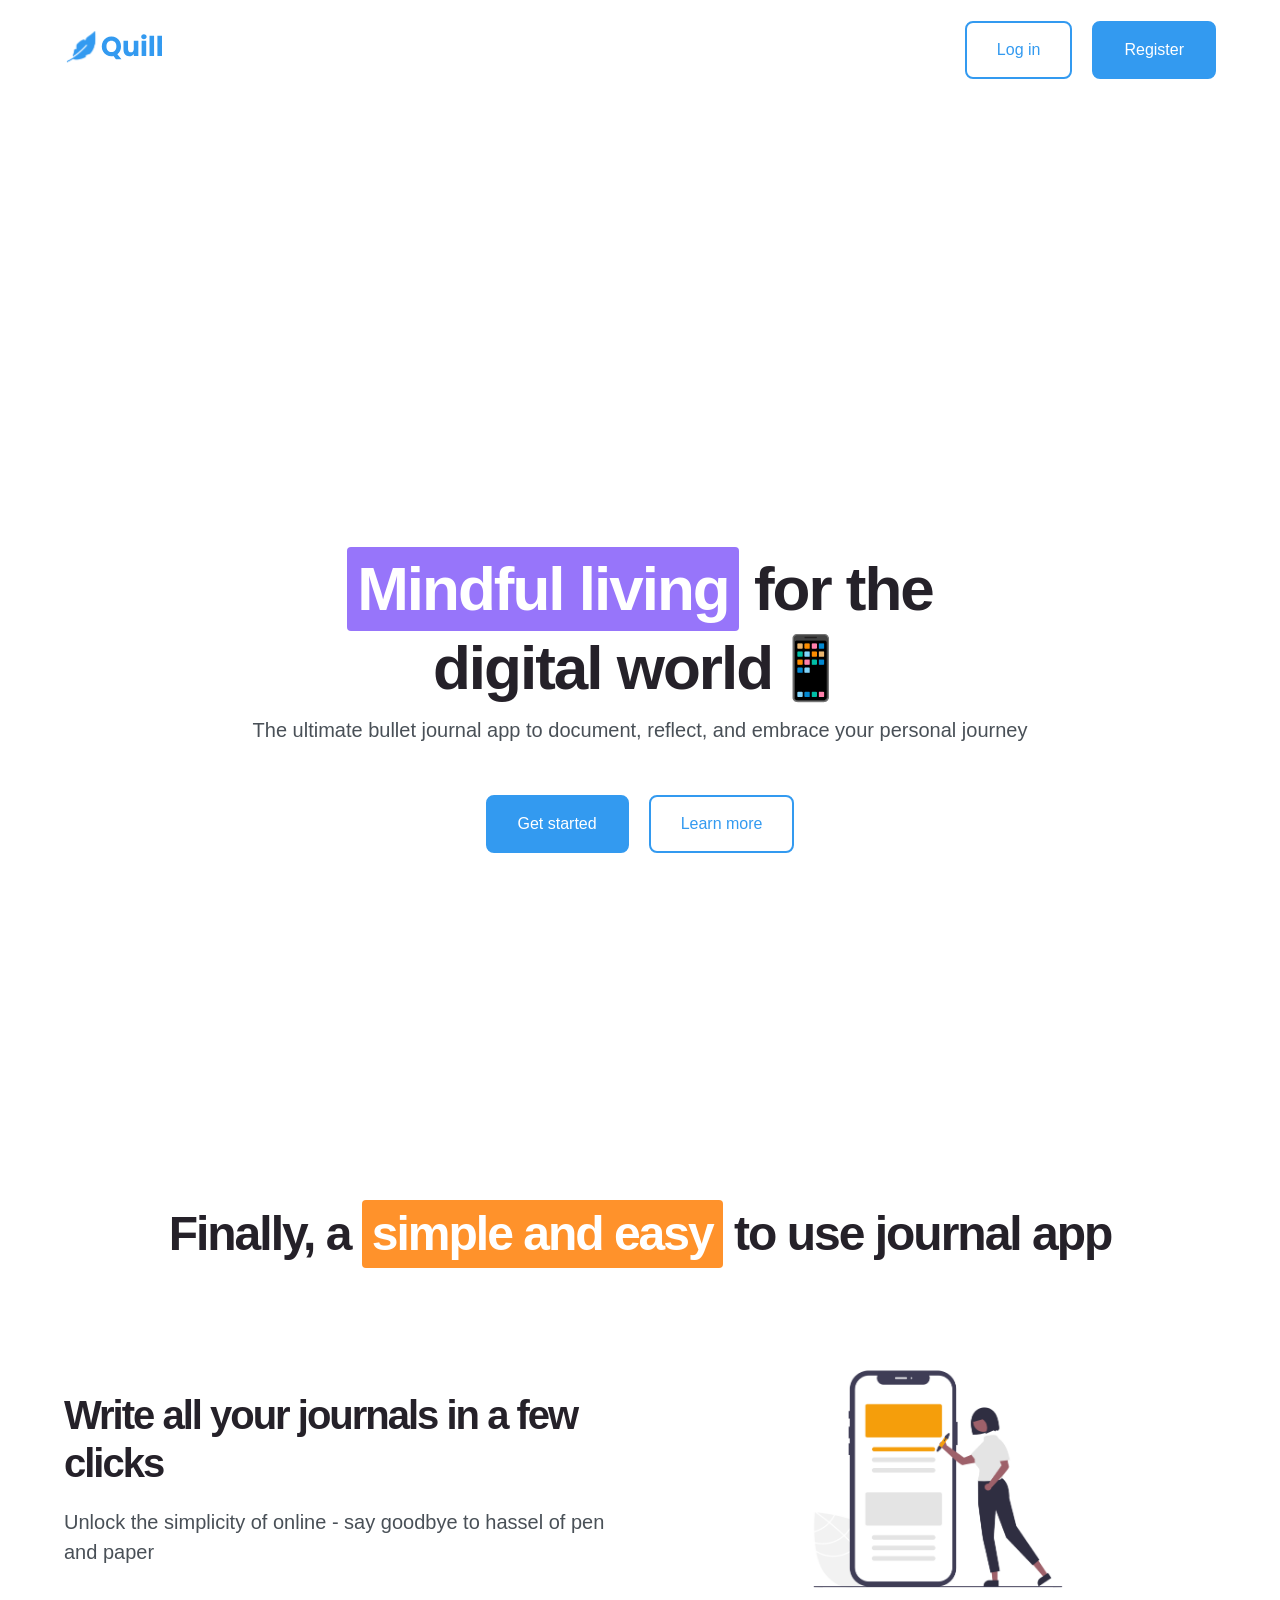
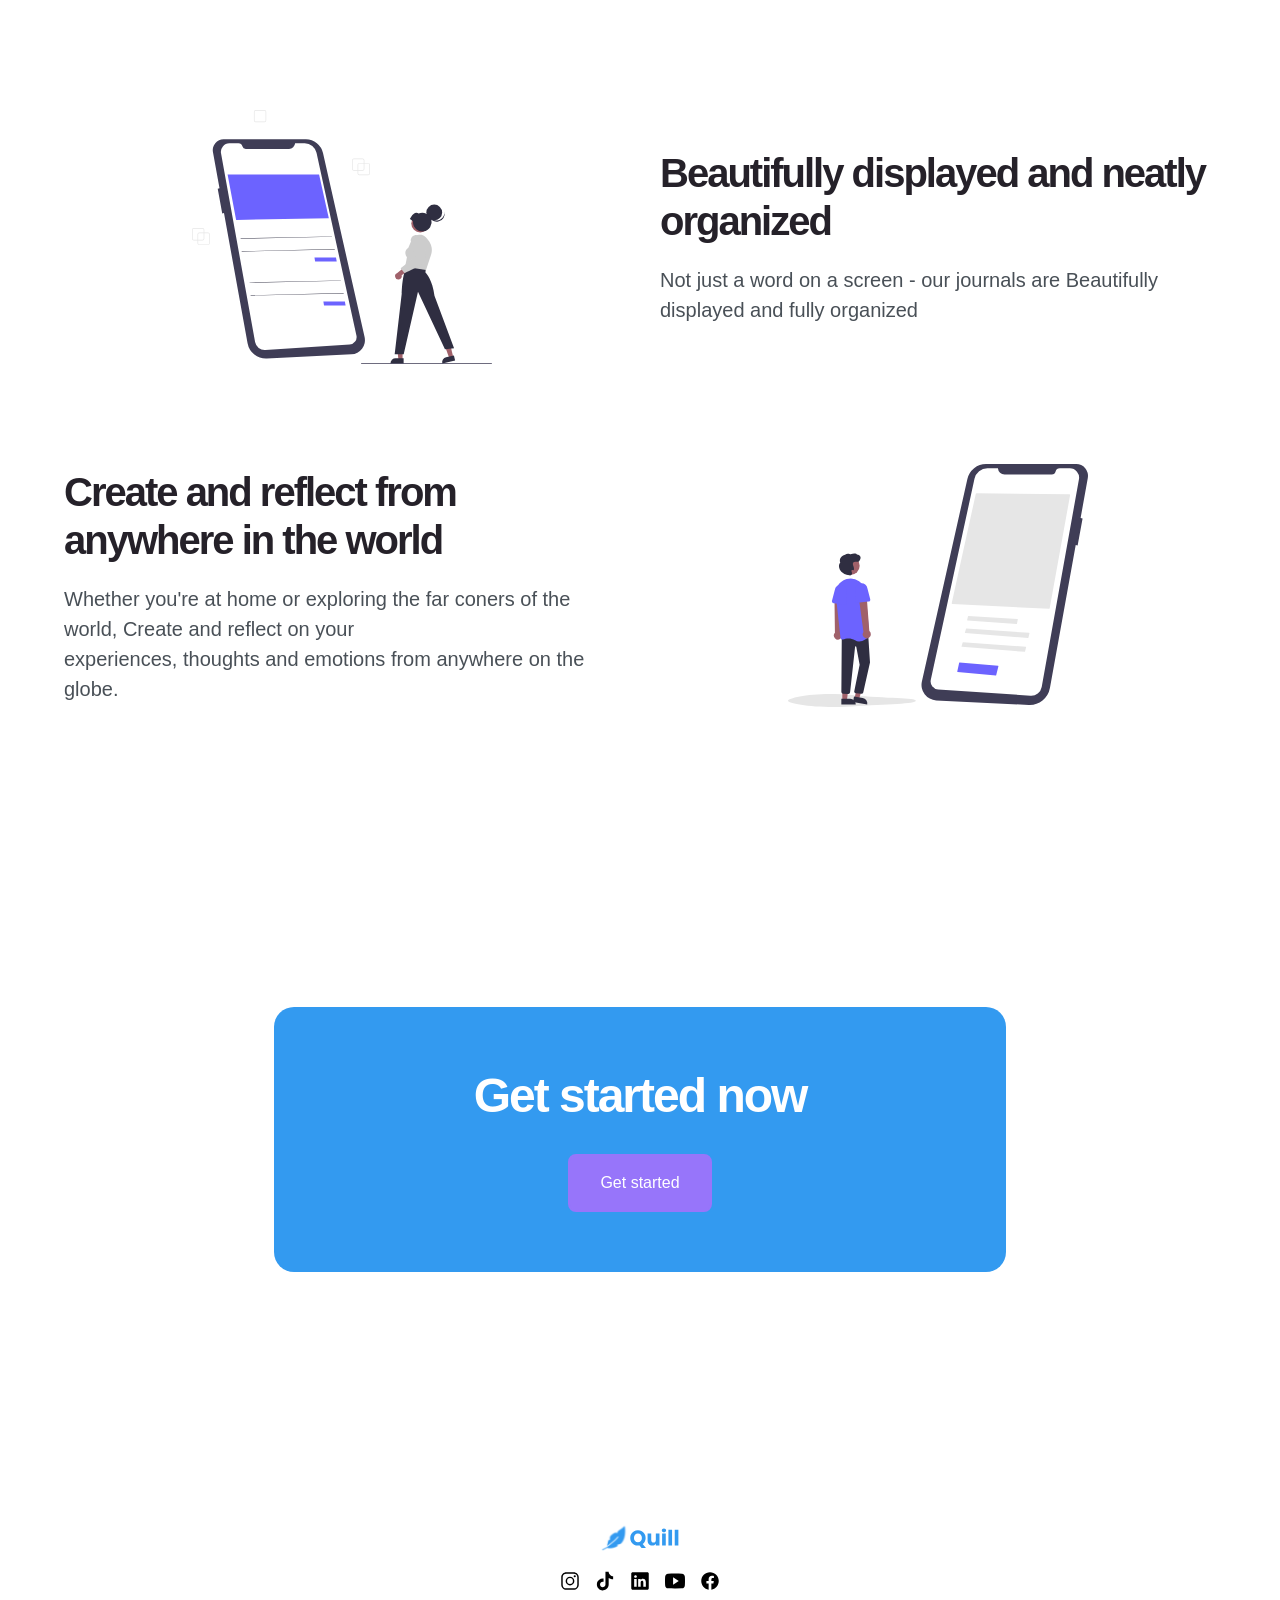
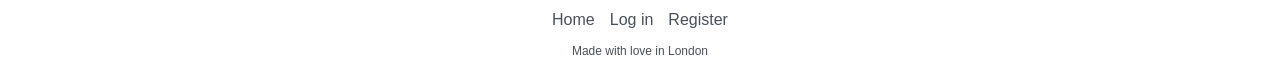
<file: index.html>
<!DOCTYPE html>
<html lang="en">
<head>
    <meta charset="UTF-8">
    <meta name="viewport" content="width=device-width, initial-scale=1.0">
    <link rel="stylesheet" href="learn.css">
    <title>Quill</title>
</head>
<body>
    <div class="container">
        <header>
            <nav class="navbar">
                <a href="aaa.html"><img src="quill.svg" alt="" class="logo-md"></a>
                    <ul class="nav-button-container">
                        <li><a class="btn btn-primary-outline" href="aaa.html">Log in</a></li>
                        <li><a href="form.html" class="btn btn-primary">Register</a></li>
                    </ul>
            </nav>
        <section class="hero-section">
            <h1 class="hero-heading"><span class="highlight highlight-secondary">Mindful living</span> for the<br class="hero-heading-break"> digital world📱</h1>
            <p class="hero-paragraph">The ultimate bullet journal app to document, reflect, and embrace your personal journey</p>

            <ul class="hero-btn-container">
                <li><a href="form.html" class="btn btn-primary">Get started</a></li>
                <li><a class="btn btn-primary-outline" href="#features">Learn more</a></li>
            </ul>
        </section>
        </header>
    <main>
        <section class="features-section">
        <h2 id="features" class="features-main-heading">Finally, a <span class="highlight highlight-tertiary">simple and easy</span> to use journal app</h2>
        <div class="feature-grid-container">
            <div>
                <h3 class="feature-headings">Write all your journals in a few clicks</h3>
                <p>Unlock the simplicity of online - say goodbye to hassel of pen and paper</p>
            </div>
            <img class="feature-img" src="undraw_mobile-posts_kc42.png" width="300px">
            <div>
                <h3 class="feature-headings">Beautifully displayed and neatly organized</h3>
                <p>Not just a word on a screen - our journals are Beautifully displayed and fully organized</p>
            </div>
            <img class="feature-img-swap-order" src="undraw_mobile-app_qxev.svg" width="300px">
            <div>
                <h3 class="feature-headings">Create and reflect from anywhere in the world</h3>
                <p>Whether you're at home or exploring the far coners of the world, Create and reflect on your<br> experiences,
                thoughts and emotions from anywhere on the globe.</p>
            </div>
            <img class="feature-img" src="undraw_my-app_15n4.svg" width="300px">
        </div>
        </section>
    <section class="cta-section">
        <div class="cta-card">
            <h2 class="cta-heading">Get started now</h2>
            <a href="form.html" class="btn btn-secondary">Get started</a>
        </div>
    </section>
    </main>
    <footer class="footer">
        <a href="aaa.html"><img class="logo-sm" src="quill.svg" alt=""></a>
    <ul class="social-icons-container">
        <li><a href="https://www.Instagram.com/"><img class="social-icons" src="logo-instagram.svg" alt="facebook" width="20px"></a></li>
        <li><a href="https://www.Tiktok.com/"><img class="social-icons" src="logo-tiktok.svg" alt="facebook" width="20px"></a></li>
        <li><a href="https://www.linkedin.com/"><img class="social-icons" src="logo-linkedin.svg" alt="facebook" width="20px"></a></li>
        <li><a href="https://www.youtube.com/"><img class="social-icons" src="logo-youtube.svg" alt="facebook" width="20px"></a></li>
        <li><a href="https://www.facebook.com/"><img class="social-icons" src="logo-facebook.svg" alt="facebook" width="20px"></a></li>
    </ul>
    <ul class="footer-links-container">
        <li><a href="Learn.html">Home</a></li>
        <li><a href='form.html'>Log in</a></li>
        <li><a href="form.html">Register</a></li>
    </ul>
    <p class="small-text">Made with love in London</p>
    </footer>
    </div>
</body>

</html>
</file>
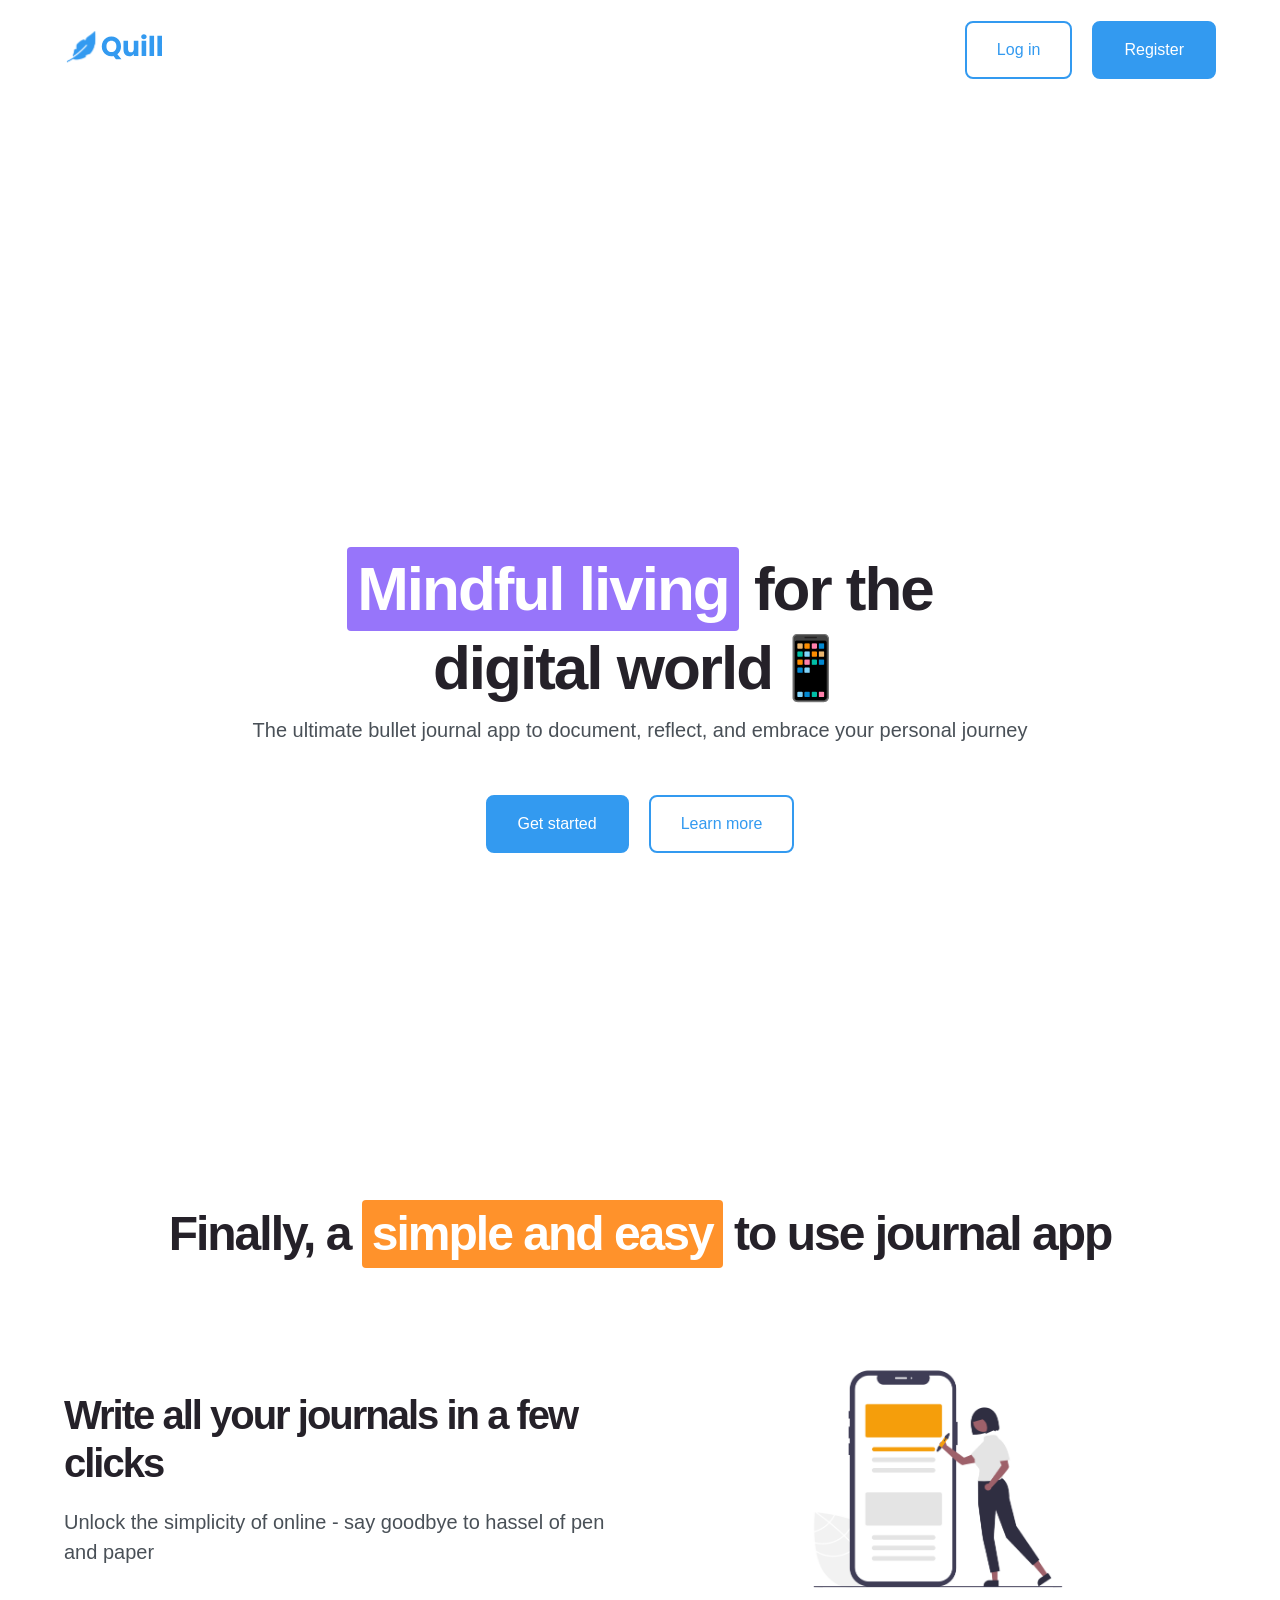
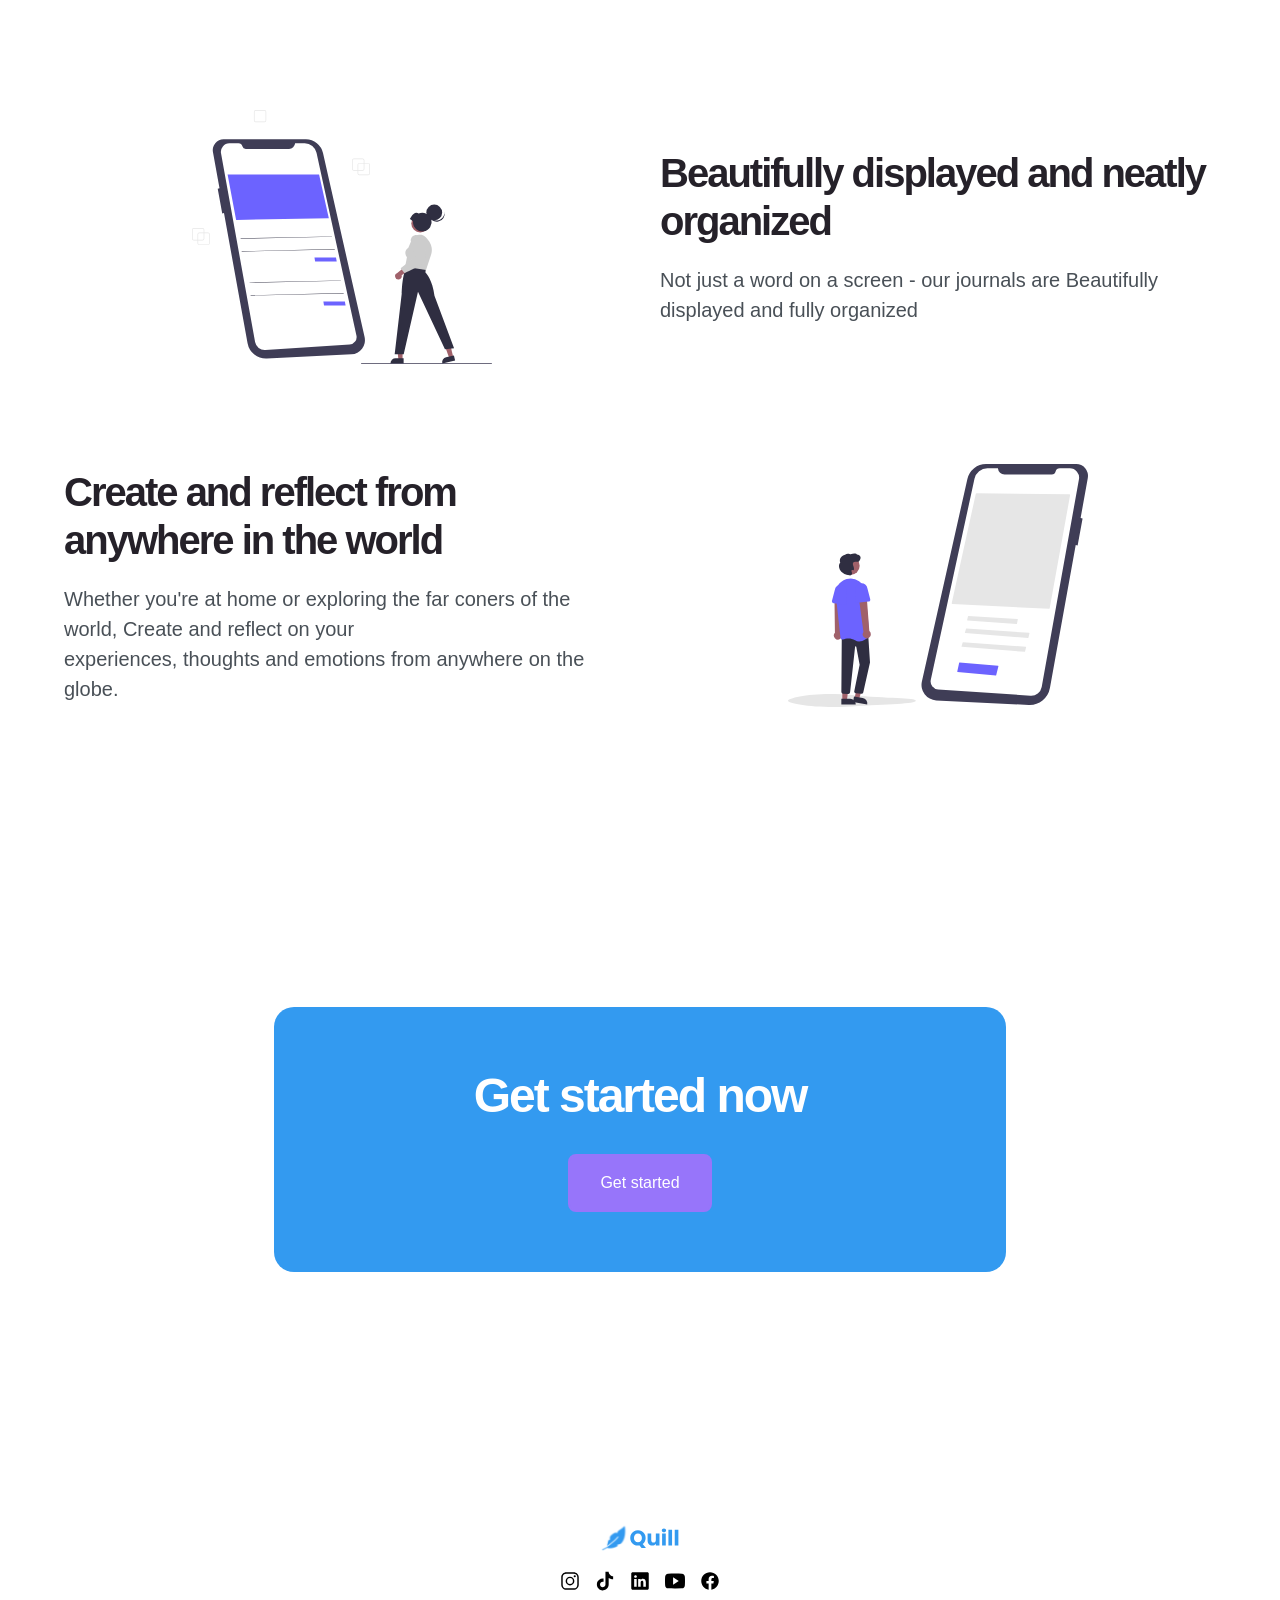
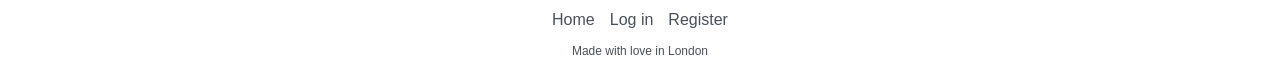
<file: Learn.html>
<!DOCTYPE html>
<html lang="en">
<head>
    <meta charset="UTF-8">
    <meta name="viewport" content="width=device-width, initial-scale=1.0">
    <link rel="stylesheet" href="learn.css">
    <title>Quill</title>
</head>
<body>
    <div class="container">
        <header>
            <nav class="navbar">
                <a href="aaa.html"><img src="quill.svg" alt="" class="logo-md"></a>
                    <ul class="nav-button-container">
                        <li><a class="btn btn-primary-outline" href="aaa.html">Log in</a></li>
                        <li><a href="form.html" class="btn btn-primary">Register</a></li>
                    </ul>
            </nav>
        <section class="hero-section">
            <h1 class="hero-heading"><span class="highlight highlight-secondary">Mindful living</span> for the<br class="hero-heading-break"> digital world📱</h1>
            <p class="hero-paragraph">The ultimate bullet journal app to document, reflect, and embrace your personal journey</p>

            <ul class="hero-btn-container">
                <li><a href="form.html" class="btn btn-primary">Get started</a></li>
                <li><a class="btn btn-primary-outline" href="#features">Learn more</a></li>
            </ul>
        </section>
        </header>
    <main>
        <section class="features-section">
        <h2 id="features" class="features-main-heading">Finally, a <span class="highlight highlight-tertiary">simple and easy</span> to use journal app</h2>
        <div class="feature-grid-container">
            <div>
                <h3 class="feature-headings">Write all your journals in a few clicks</h3>
                <p>Unlock the simplicity of online - say goodbye to hassel of pen and paper</p>
            </div>
            <img class="feature-img" src="undraw_mobile-posts_kc42.png" width="300px">
            <div>
                <h3 class="feature-headings">Beautifully displayed and neatly organized</h3>
                <p>Not just a word on a screen - our journals are Beautifully displayed and fully organized</p>
            </div>
            <img class="feature-img-swap-order" src="undraw_mobile-app_qxev.svg" width="300px">
            <div>
                <h3 class="feature-headings">Create and reflect from anywhere in the world</h3>
                <p>Whether you're at home or exploring the far coners of the world, Create and reflect on your<br> experiences,
                thoughts and emotions from anywhere on the globe.</p>
            </div>
            <img class="feature-img" src="undraw_my-app_15n4.svg" width="300px">
        </div>
        </section>
    <section class="cta-section">
        <div class="cta-card">
            <h2 class="cta-heading">Get started now</h2>
            <a href="form.html" class="btn btn-secondary">Get started</a>
        </div>
    </section>
    </main>
    <footer class="footer">
        <a href="aaa.html"><img class="logo-sm" src="quill.svg" alt=""></a>
    <ul class="social-icons-container">
        <li><a href="https://www.Instagram.com/"><img class="social-icons" src="logo-instagram.svg" alt="facebook" width="20px"></a></li>
        <li><a href="https://www.Tiktok.com/"><img class="social-icons" src="logo-tiktok.svg" alt="facebook" width="20px"></a></li>
        <li><a href="https://www.linkedin.com/"><img class="social-icons" src="logo-linkedin.svg" alt="facebook" width="20px"></a></li>
        <li><a href="https://www.youtube.com/"><img class="social-icons" src="logo-youtube.svg" alt="facebook" width="20px"></a></li>
        <li><a href="https://www.facebook.com/"><img class="social-icons" src="logo-facebook.svg" alt="facebook" width="20px"></a></li>
    </ul>
    <ul class="footer-links-container">
        <li><a href="Learn.html">Home</a></li>
        <li><a href='form.html'>Log in</a></li>
        <li><a href="form.html">Register</a></li>
    </ul>
    <p class="small-text">Made with love in London</p>
    </footer>
    </div>
</body>
</html>
</file>
<file: learn.css>
/*
---------Typography--------

*/
:root{
    --text-sm: 12px;
    --text-base: 16px;
    --text-paragraph: 20px;
    --text-h5: 24px;
    --text-h4: 32px;
    --text-h3: 40px;
    --text-h2: 48px;
    --text-h1: 62px;

    --font-weight-normal: 400;
    --font-weight-bold: 700;

    --line-height-tight: 1.2;

    --line-height-normal: 1.5;
    
    --letter-spacing-tight: -2px;
    
    --font-family: sans-serif;


    --primary-base: #339af0;
    --primary-tint: #d0ebff;
    --primary-shade: #1c7ed6;
    --secondary-base: ;
    --secondary-tint: ;
    --secondary-shade: ;
    --tertiary-base: ;
    --tertiary-tint: ;
    --tertiary-shade: ;
    --grey-base: #495057;
    --grey-tint: ;
    --grey-shade: #252129;
    --white: ;
    --black: ;

    --nav-height: 100px;
}
*{
    box-sizing:border-box;
    margin: 0;
    padding: 0;
}
html{
    font-size: 62.5%;
}
body{
    font-family: var(--font-family);
    font-weight: var(--font-weight-normal);
    line-height: var(--line-height-normal);
    color: var(--grey-base);
}
.container{
    max-width: 1200px;
    margin: 0 auto;
    width: 90%;
}
h1, h2, h3, h4, h5{
    font-weight: var(--font-weight-bold);
    line-height: var(--line-height-tight);
    letter-spacing: var(--letter-spacing-tight);
    font-family: sans-serif;
    color: var(--grey-shade);
}
h1{
    text-align: center;
    font-size: 6.2rem;
}    
h2{
    font-size: 4.8rem;
}
h3{
    font-size: 4rem;
}
h4{
    font-size: 3.2rem;
}
h5{
    font-size: 2.4rem;
}
p,a, .small-text{
    font-weight: 400;
    line-height: 1.5;
    color: #495057;
    font-family: sans-serif;
}
p{
    font-size: 2rem;
}
a{
    text-decoration: none;
    font-size: 1.6rem;
    display: inline-block;
}
a:link, a:active, a:visited, a:hover{
    color: var(--grey-base);
}
ul{
    list-style: none;
}
span{
    display: inline-block;
}
.small-text{
    font-size: 1.2rem;
}
.btn{
    text-decoration: none;
    font-size: 16px;
    padding: 15px 30px;
    border-radius: 8px;
}
.btn-primary:link, .btn-primary:visited{
    color: #ffffff;
    background-color: #339af0;
    border: 2px solid #339af0;
}
.btn-primary:hover, .btn-primary:active{
    color: #ffffff;
    background-color: #1c7ed6;
    border: 2px solid #1c7ed6;
}
.btn-primary-outline:link, .btn-primary-outline:visited{
    color:#339af0;
    background-color: #ffffff;
    border: 2px solid #339af0;
}
.btn-primary-outline:hover, .btn-primary-outline:active{
    color:#1c7ed6;
    background-color: #ffffff;
    border: 2px solid #1c7ed6;
}
.btn-secondary:link, .btn-secondary:visited{
    color: #ffffff;
    background-color: #9775fa;
    border: 2px solid #9775fa;
}
.btn-secondary:hover, .btn-secondary:active{
    color: #ffffff;
    background-color: #7048e8;
    border: 2px solid #7048e8;
}
.highlight{
    color: #ffffff;
    padding: 0.5rem 1.0rem;
    border-radius: 4px;
}
.highlight-primary{
    background-color: #339af0;
}
.highlight-secondary{
    background-color: #9775fa;
}
.highlight-tertiary{
background-color: #ff922b;
}
.logo-md{
    width: 100px;
}
.logo-sm{
    width: 80px;
}
.header{
    height: 100vh;
    min-height: 400px;
}
.navbar{
    margin-bottom: 20rem;
    height: var(--nav-height);
    display: flex;
    justify-content: space-between;
    align-items: center;
    position: sticky;
    top:0;
    z-index: 999;
}
.nav-button-container{
    display: flex;
    gap: 2rem;
}
.hero-section{
    height: calc(100vh - var(--nav-height));
    min-height: 400px;
    margin-bottom: 10rem;
    display: flex;
    flex-direction: column;
    justify-content: center;
    align-items: center;
}
.hero-heading{
    margin-bottom: 1rem;
    text-align: center;    
}
.hero-paragraph{
    margin-bottom: 5rem;
    text-align: center;
}
.hero-btn-container{
    display: flex;
    gap: 2rem;
}
.features-section{
    margin-bottom: 30rem;
}
.cta-section{
    margin-bottom: 25rem;
    display: flex;
    justify-content: center;
}
.cta-card{
    background-color: #339af0;
    padding: 6rem 20rem;
    max-width: 1000px;
    text-align: center;
    border-radius: 20px;
    margin: 0 auto;
}
.cta-heading{
    margin-bottom: 3rem;
    color: white;
}
.footer{
    display: flex;
    flex-direction: column;
    align-items: center;
    gap: 1rem;
}
.features-main-heading{
    text-align: center;
    margin-bottom: 8rem;
}
.feature-grid-container{
    display: grid;
    grid-template-columns: 1fr 1fr;
    row-gap: 10rem;
    column-gap: 4rem;
    align-items: center;
    justify-items: center;
}
.feature-img-swap-order{
    grid-row: 2/3;
    grid-column: 1/2;
}
.feature-headings{
    margin-bottom: 2rem;
}
/*.feature-img{
    max-width: 400px;
    width: 100%;
}*/
.social-icons{
    width: 20px;
}
.social-icons-container{
    display: flex;
    gap: 1.5rem;
}
.footer-links-container{
    display: flex;
    gap: 1.5rem;
}
@media (max-width:72rem){
    html{
        font-size: 56.25%;
    }
    .feature-grid-container{
        column-gap: 2rem;
    }
    .cta-section{
        margin-bottom: 20rem;
    }
}
@media (max-width: 51rem) {
        html{
            font-size: 50%;
        }
}
@media (max-width: 43rem){
    html{
        font-size: 43.75%;
    }
    .cta-card{
        padding: 8rem 16rem;
    }
    .features-section{
        margin-bottom: 20rem;
    }
    .feature-grid-container{
        row-gap: 5rem;
        column-gap: 0.5rem;
    }
}
@media (max-width: 34rem){
    html{
        font-size: 37.5%
    }
    .hero-heading-break{
        display: none;
    }
}
</file>
